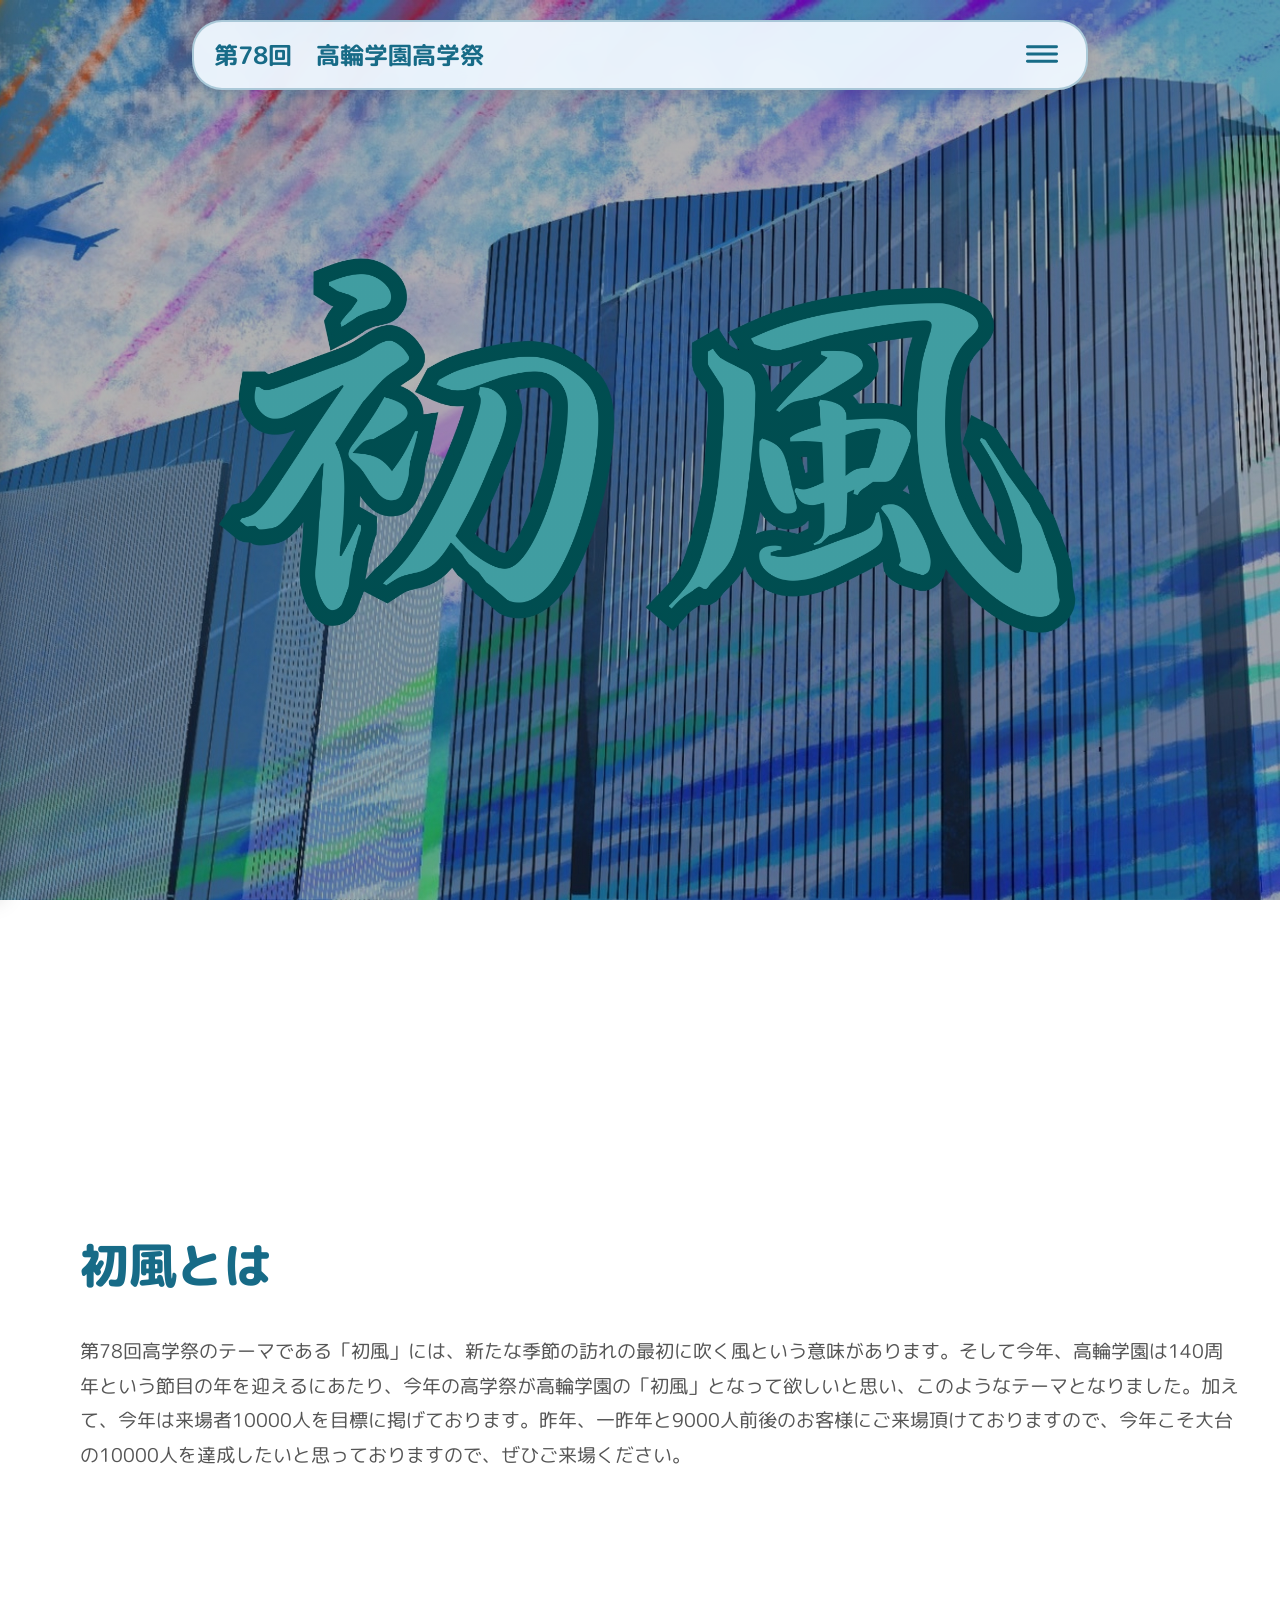
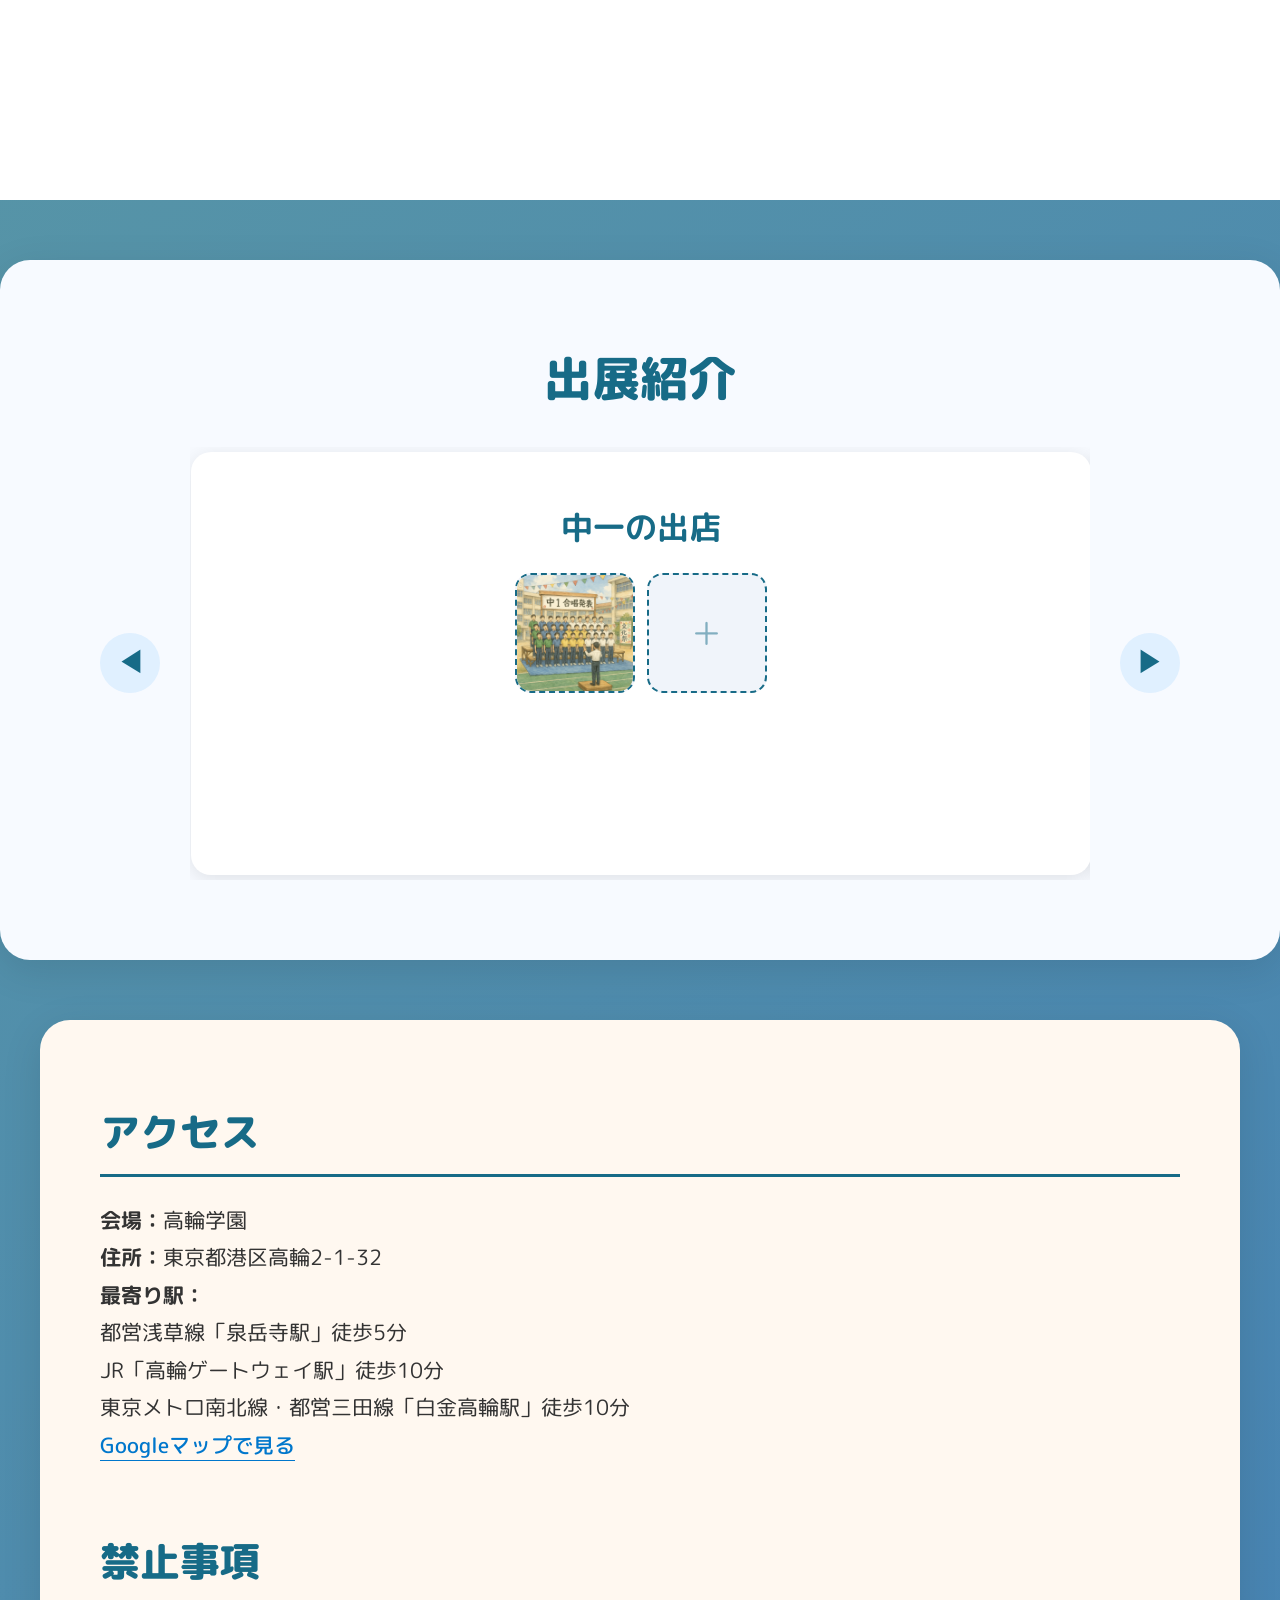
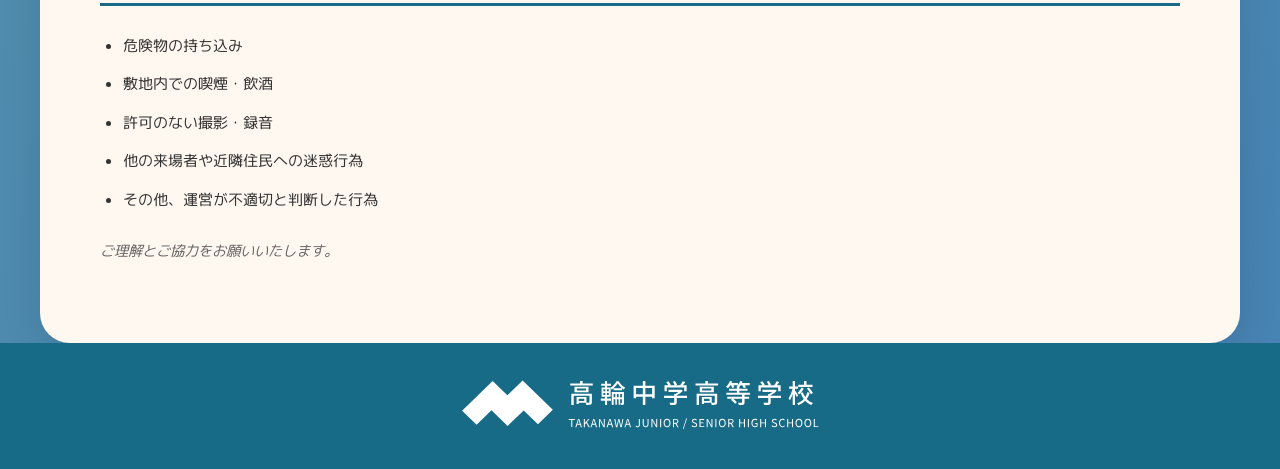
<file: index.html>
<!DOCTYPE html>
<html lang="ja">
<head>
    <meta http-equiv="Pragma" content="no-cache" />
    <meta http-equiv="cache-control" content="no-cache" />
    <meta http-equiv="expires" content="0" />
    <meta charset="UTF-8">
    <title>第78回　高輪学園高学祭　特設サイト</title>
    <meta name="viewport" content="width=device-width,initial-scale=1">
    <link rel="icon" href="favicon.ico">
    <style>
        @import url('https://fonts.googleapis.com/css2?family=M+PLUS+Rounded+1c:wght@100;300;400;500;700;800;900&display=swap');
        
        /* リセット */
        * {
            margin: 0;
            padding: 0;
            box-sizing: border-box;
        }

        /* ベーススタイル（モバイルファースト） */
        body {
            font-family: 'M PLUS Rounded 1c', sans-serif;
            background: linear-gradient(135deg, #5f9ea0 0%, #4682b4 100%);
            color: #333;
            line-height: 1.6;
        }

        /* ヘッダー - モバイル最適化 */
        #header {
            position: fixed;
            top: 10px;
            left: 5%;
            right: 5%;
            height: 60px;
            background: rgba(240, 248, 255, 0.95);
            backdrop-filter: blur(10px);
            border-radius: 30px;
            display: flex;
            align-items: center;
            justify-content: space-between;
            padding: 0 20px;
            z-index: 1000;
            border: 2px solid rgba(23, 107, 135, 0.3);
            box-shadow: 0 4px 20px rgba(0,0,0,0.1);
        }

        #header-text {
            font-size: 1rem;
            font-weight: 700;
            color: #176b87;
        }

        /* ハンバーガーボタン */
        #hamburger-btn {
            background: none;
            border: none;
            cursor: pointer;
            padding: 8px;
            border-radius: 8px;
            transition: background 0.3s;
        }

        #hamburger-btn:hover {
            background: rgba(23, 107, 135, 0.1);
        }

        /* メインイメージ */
        #Main {
            height: 70vh;
            background: linear-gradient(rgba(0,0,0,0.3), rgba(0,0,0,0.3)), 
                        url('DNP 秀英初号明朝 Std_page-0001.jpg');
            background-size: cover;
            background-position: center;
            background-attachment: fixed;
            display: flex;
            align-items: center;
            justify-content: center;
        }

        /* セカンドセクション */
        #Second {
            padding: 30px 20px;
            background: white;
            position: relative;
        }

        #title-2 {
            font-size: 2rem;
            font-weight: 800;
            color: #176b87;
            text-align: center;
            margin-bottom: 20px;
        }

        #bun-2 {
            font-size: 1rem;
            line-height: 1.8;
            color: #555;
            margin: 0 auto;
            max-width: 100%;
        }

        /* 出店紹介セクション */
        .booth-slider-section {
            padding: 40px 20px;
            background: #f7faff;
            margin: 0;
        }

        .booth-slider-title {
            font-size: 2rem;
            font-weight: 800;
            text-align: center;
            color: #176b87;
            margin-bottom: 30px;
        }

        .booth-slider {
            display: flex;
            align-items: center;
            justify-content: center;
            gap: 15px;
            overflow: hidden;
        }

        .booth-slider-btn {
            background: #e0f0ff;
            border: none;
            border-radius: 50%;
            width: 40px;
            height: 40px;
            font-size: 1.2rem;
            color: #176b87;
            cursor: pointer;
            transition: all 0.3s;
            flex-shrink: 0;
        }

        .booth-slider-btn:hover {
            background: #b3e0ff;
            transform: scale(1.1);
        }

        .booth-slide {
            width: calc(100vw - 130px);
            min-height: 250px;
            overflow: hidden;
            position: relative;
            display: flex;
        }

        .booth-slide-item {
            min-width: 100%;
            transition: transform 0.4s ease;
            padding: 30px 20px;
            background: white;
            border-radius: 20px;
            text-align: center;
            margin: 5px 0.5px;
            box-shadow: 0 4px 20px rgba(0,0,0,0.1);
        }

        .booth-slide-item h3 {
            font-size: 1.3rem;
            margin-bottom: 20px;
            color: #176b87;
            font-weight: 700;
        }

        .booth-slide-prep {
            font-size: 1.1rem;
            color: #e07a00;
            font-weight: bold;
            margin-top: 20px;
        }

        /* 情報セクション */
        .info-section {
            padding: 40px 20px;
            background: #fff8f0;
            margin: 0;
        }

        .info-title {
            font-size: 1.8rem;
            font-weight: 800;
            border-bottom: 3px solid #176b87;
            padding-bottom: 10px;
            margin-bottom: 25px;
            color: #176b87;
        }

        .info-text {
            font-size: 1rem;
            line-height: 1.8;
            margin-bottom: 25px;
        }

        .info-map-link {
            color: #0077cc;
            text-decoration: none;
            font-weight: 500;
            border-bottom: 1px solid #0077cc;
            transition: color 0.3s;
        }

        .info-map-link:hover {
            color: #005599;
        }

        .info-space {
            height: 40px;
        }

        .info-list {
            font-size: 0.95rem;
            margin-left: 1.5em;
            line-height: 2;
        }

        .info-list li {
            margin-bottom: 8px;
        }

        .info-note {
            font-size: 0.9rem;
            color: #666;
            margin-top: 25px;
            font-style: italic;
        }

        /* ハンバーガーメニュー */
        .hamburger-menu {
            position: fixed;
            top: 0;
            left: 0;
            width: 100vw;
            height: 100vh;
            z-index: 2000;
            pointer-events: none;
        }

        .hamburger-menu-bg {
            position: absolute;
            top: 0;
            left: 0;
            width: 100%;
            height: 100%;
            background: rgba(0,0,0,0.5);
            opacity: 0;
            transition: opacity 0.3s;
        }

        .hamburger-menu.open {
            pointer-events: auto;
        }

        .hamburger-menu.open .hamburger-menu-bg {
            opacity: 1;
        }

        .hamburger-menu-panel {
            position: absolute;
            top: 0;
            left: -280px;
            width: 280px;
            height: 100vh;
            background: white;
            box-shadow: 4px 0 20px rgba(0,0,0,0.15);
            padding: 30px 20px;
            transition: left 0.3s ease;
            display: flex;
            flex-direction: column;
            gap: 30px;
        }

        .hamburger-menu.open .hamburger-menu-panel {
            left: 0;
        }

        .hamburger-menu-close {
            background: none;
            border: none;
            font-size: 2rem;
            color: #176b87;
            position: absolute;
            top: 15px;
            right: 15px;
            cursor: pointer;
        }

        .hamburger-menu-list {
            list-style: none;
            display: flex;
            flex-direction: column;
            gap: 25px;
        }

        .hamburger-menu-list li a {
            font-size: 1.2rem;
            color: #176b87;
            text-decoration: none;
            font-weight: 600;
            transition: color 0.3s;
        }

        .hamburger-menu-list li a:hover {
            color: #0a3c4c;
        }

        /* フッター */
        #Footer {
            background: #176b87;
            padding: 30px 20px;
            text-align: center;
        }

        .footer-link-img {
            max-height: 60px;
            filter: brightness(0) invert(1);
        }

        /* スライドショーモーダル */
        .slide-modal {
            position: fixed;
            top: 0;
            left: 0;
            width: 100vw;
            height: 100vh;
            z-index: 3000;
            display: none;
            align-items: center;
            justify-content: center;
        }

        .slide-modal-bg {
            position: absolute;
            top: 0;
            left: 0;
            width: 100%;
            height: 100%;
            background: rgba(0, 0, 0, 0.7);
        }

        .slide-modal-content {
            position: relative;
            background: #fff;
            border-radius: 18px;
            width: 96vw;
            max-width: 600px;
            max-height: 90vh;
            margin: auto;
            padding: 24px 16px 16px 16px;
            box-shadow: 0 8px 32px rgba(0,0,0,0.18);
            overflow-y: auto;
            display: flex;
            flex-direction: column;
            align-items: center;
        }

        .slide-modal-close {
            position: absolute;
            top: 15px;
            right: 15px;
            background: none;
            border: none;
            font-size: 2rem;
            color: #176b87;
            cursor: pointer;
        }

        /* スライドショーモーダル（スマホ優先） */
        .slide-modal {
            display: none;
            position: fixed;
            z-index: 3000;
            left: 0;
            top: 0;
            width: 100vw;
            height: 100vh;
            background: rgba(0,0,0,0.5);
            justify-content: center;
            align-items: center;
        }
        .slide-modal.open {
            display: flex;
        }
        .slide-modal-bg {
            position: absolute;
            width: 100vw;
            height: 100vh;
            left: 0;
            top: 0;
            background: transparent;
        }
        .slide-modal-content {
            position: relative;
            background: #fff;
            border-radius: 18px;
            width: 96vw;
            max-width: 600px;
            max-height: 90vh;
            margin: auto;
            padding: 24px 16px 16px 16px;
            box-shadow: 0 8px 32px rgba(0,0,0,0.18);
            overflow-y: auto;
            display: flex;
            flex-direction: column;
            align-items: center;
        }
        @media (min-width: 768px) {
            .slide-modal-content {
                max-width: 500px;
                width: 80vw;
            }
        }

        /* デスクトップ対応 */
        @media (min-width: 768px) {
            #header {
                height: 70px;
                left: 10%;
                right: 10%;
                top: 20px;
            }

            #header-text {
                font-size: 1.5rem;
            }

            #Main {
                height: 100vh;
            }

            #Second {
                display: flex;
                align-items: center;
                padding: 60px 40px;
                min-height: 100vh;
            }

            #White-Board1 {
                flex: 1;
                margin-right: 40px;
                border-radius: 30px;
                overflow: hidden;
                box-shadow: 0 10px 40px rgba(0,0,0,0.2);
            }

            #gate {
                width: 100%;
                height: 100%;
                object-fit: cover;
            }

            #2dane {
                flex: 1;
            }

            #title-2 {
                font-size: 3rem;
                text-align: left;
            }

            #bun-2 {
                font-size: 1.2rem;
                margin-top: 30px;
            }

            .booth-slider-section {
                padding: 80px 60px;
                max-width: 1400px;
                margin: 60px auto;
                border-radius: 30px;
                box-shadow: 0 10px 40px rgba(0,0,0,0.1);
            }

            .booth-slider-title {
                font-size: 3rem;
            }

            .booth-slider {
                gap: 30px;
            }

            .booth-slider-btn {
                width: 60px;
                height: 60px;
                font-size: 1.8rem;
            }

            .booth-slide {
                width: 900px;
                min-height: 400px;
            }

            .booth-slide-item {
                padding: 50px 30px;
            }

            .booth-slide-item h3 {
                font-size: 2rem;
            }

            .info-section {
                padding: 80px 60px;
                max-width: 1200px;
                margin: 60px auto 0;
                border-radius: 30px;
                box-shadow: 0 10px 40px rgba(0,0,0,0.1);
            }

            .info-title {
                font-size: 2.5rem;
            }

            .info-text {
                font-size: 1.3rem;
            }

            .hamburger-menu-panel {
                width: 320px;
                left: -320px;
                padding: 40px 30px;
            }

            .hamburger-menu-list li a {
                font-size: 1.4rem;
            }
        }

        /* 大画面対応 */
        @media (min-width: 1200px) {
            #header {
                left: 15%;
                right: 15%;
            }

            .booth-slider-section,
            .info-section {
                margin-left: auto;
                margin-right: auto;
            }
        }

        /* エラーハンドリング用のスタイル */
        .error-message {
            background: #fee;
            color: #c33;
            padding: 15px;
            border-radius: 8px;
            margin: 20px;
            border-left: 4px solid #c33;
            display: none;
        }

        .loading {
            opacity: 0.7;
            pointer-events: none;
        }

        /* アクセシビリティ */
        @media (prefers-reduced-motion: reduce) {
            * {
                animation-duration: 0.01ms !important;
                animation-iteration-count: 1 !important;
                transition-duration: 0.01ms !important;
            }
        }

        .booth-photo-list {
            display: flex;
            flex-wrap: wrap;
            gap: 12px;
            justify-content: center;
            margin-top: 18px;
        }
        .booth-photo-frame {
            width: 90px;
            height: 90px;
            background: #f0f4fa;
            border: 2px dashed #176b87;
            border-radius: 16px;
            display: flex;
            align-items: center;
            justify-content: center;
            position: relative;
            overflow: hidden;
        /* 写真拡大用アニメーション */
        transition: box-shadow 0.3s;
    }
    .booth-photo-frame img {
        transition: transform 0.3s cubic-bezier(.4,2,.3,1);
    }
    .booth-photo-frame:hover img {
        transform: scale(1.5);
        z-index: 2;
        box-shadow: 0 8px 32px rgba(23,107,135,0.18);
    }
        
        .booth-photo-placeholder {
            font-size: 2.2rem;
            color: #176b87;
            opacity: 0.5;
        }
        @media (min-width: 768px) {
            .booth-photo-frame {
                width: 120px;
                height: 120px;
            }
        }
    </style>
</head>
<body>
    <!-- エラーハンドリング表示エリア -->
    <div id="error-container" class="error-message" role="alert" aria-live="polite"></div>

    <!-- ハンバーガーメニュー -->
    <nav id="hamburger-menu" class="hamburger-menu" role="navigation" aria-label="メインメニュー">
        <div class="hamburger-menu-bg" id="hamburger-bg"></div>
        <div class="hamburger-menu-panel">
            <button class="hamburger-menu-close" id="hamburger-close" aria-label="メニューを閉じる">×</button>
            <ul class="hamburger-menu-list">
                <li><a href="#header" id="menu-home">ホーム</a></li>
                <li><a href="#booth-slide" id="menu-booth">出店紹介</a></li>
                <li><a href="#access" id="menu-access">アクセス</a></li>
                <li><a href="#Footer" id="menu-footer">フッター</a></li>
            </ul>
        </div>
    </nav>

    <!-- ヘッダー -->
    <header id="header">
        <h1 id="header-text">第78回　高輪学園高学祭</h1>
        <button id="hamburger-btn" aria-label="メニューを開く" aria-expanded="false">
            <svg width="32" height="32" viewBox="0 0 44 44" fill="none" xmlns="http://www.w3.org/2000/svg">
                <rect y="10" width="44" height="4" rx="2" fill="#176b87"/>
                <rect y="20" width="44" height="4" rx="2" fill="#176b87"/>
                <rect y="30" width="44" height="4" rx="2" fill="#176b87"/>
            </svg>
        </button>
    </header>

    <!-- メインビジュアル -->
    <main id="Main" role="main">
        <!-- メイン画像のコンテンツ -->
    </main>

    <!-- セカンドセクション -->
    <section id="Second">
        <div id="White-Board1" style="display: none;">
            <img id="gate" src="IMG_6479.png" alt="高輪学園の門" loading="lazy">
        </div>
        <div id="2dane">
            <h2 id="title-2">初風とは</h2>
            <p id="bun-2">
                第78回高学祭のテーマである「初風」には、新たな季節の訪れの最初に吹く風という意味があります。そして今年、高輪学園は140周年という節目の年を迎えるにあたり、今年の高学祭が高輪学園の「初風」となって欲しいと思い、このようなテーマとなりました。加えて、今年は来場者10000人を目標に掲げております。昨年、一昨年と9000人前後のお客様にご来場頂けておりますので、今年こそ大台の10000人を達成したいと思っておりますので、ぜひご来場ください。
            </p>
        </div>
    </section>

    <!-- 出店紹介スライドショー -->
    <section class="booth-slider-section">
        <h2 class="booth-slider-title">出展紹介</h2>
        <div class="booth-slider">
            <button class="booth-slider-btn" id="booth-prev" aria-label="前のスライド">&#9664;</button>
            <div class="booth-slide" id="booth-slide">
                <div class="booth-slide-item" id="0">
                    <h3>中一の出店</h3>
                    <div class="booth-photo-list">
                        <div class="booth-photo-frame" style="position:relative;cursor:pointer;" onclick="showSlideModal('<img src=\'A refined and high-quality illustration for a junior high school boys_ choir performance during a sc - 柳澤佑乃輔.jpeg\' alt=\'中一合唱イラスト\' style=\'width:100%;height:auto;max-width:100%;border-radius:18px;display:block;margin:auto;\'><div style=\'text-align:center;margin-top:12px;font-size:1.1rem;color:#176b87;font-weight:700;\'>中一合唱発表</div>')">
                            <img src="A refined and high-quality illustration for a junior high school boys_ choir performance during a sc - 柳澤佑乃輔.jpeg" alt="中一合唱イラスト" style="width:100%;height:100%;object-fit:cover;border-radius:12px;" loading="lazy">
                        </div>
                        <div class="booth-photo-frame"><span class="booth-photo-placeholder">＋</span></div>
                    </div>
                </div>
                <div class="booth-slide-item" id="1">
                    <h3>中二の出店</h3>
                    <div class="booth-photo-list">
                        <div class="booth-photo-frame" style="position:relative;cursor:pointer;" onclick="showSlideModal('<img src=\'20250723091536_00001 - 髙橋長久.jpg\' alt=\'A組\' style=\'width:100%;height:auto;max-width:100%;border-radius:18px;display:block;margin:auto;\'><div style=\'text-align:center;margin-top:12px;font-size:1.1rem;color:#176b87;font-weight:700;\'>A組</div>')">
                            <img src="20250723091536_00001 - 髙橋長久.jpg" alt="A組" style="width:100%;height:100%;object-fit:cover;border-radius:12px;" loading="lazy">
                            <span style="position:absolute;left:0;bottom:-22px;width:100%;text-align:center;font-size:0.95rem;color:#176b87;font-weight:600;">A組</span>
                        </div>
                        <div class="booth-photo-frame" style="position:relative;cursor:pointer;" onclick="showSlideModal('<embed src=\'高学祭アイコン - 石井 洋志.pdf\' type=\'application/pdf\' width=\'100%\' height=\'400px\'><div style=\'text-align:center;margin-top:12px;font-size:1.1rem;color:#176b87;font-weight:700;\'>B組</div>')">
                            <img src="Screenshot 2025-09-27 at 3.06.36.png" alt="B組 PDF" style="width:60%;height:60%;object-fit:contain;border-radius:12px;display:block;margin:auto;" loading="lazy">
                            <span style="position:absolute;left:0;bottom:-22px;width:100%;text-align:center;font-size:0.95rem;color:#176b87;font-weight:600;">B組</span>
                        </div>
                        <div class="booth-photo-frame" style="position:relative;cursor:pointer;" onclick="showSlideModal('<img src=\'2-Cアフリカ出展 - 大野哲司.jpg\' alt=\'C組\' style=\'width:100%;height:auto;max-width:100%;border-radius:18px;display:block;margin:auto;\'><div style=\'text-align:center;margin-top:12px;font-size:1.1rem;color:#176b87;font-weight:700;\'>C組</div>')">
                            <img src="2-Cアフリカ出展 - 大野哲司.jpg" alt="C組" style="width:100%;height:100%;object-fit:cover;border-radius:12px;" loading="lazy">
                            <span style="position:absolute;left:0;bottom:-22px;width:100%;text-align:center;font-size:0.95rem;color:#176b87;font-weight:600;">C組</span>
                        </div>
                        <div class="booth-photo-frame" style="position:relative;cursor:pointer;" onclick="showSlideModal('<img src=\'中二D.png\' alt=\'D組\' style=\'width:100%;height:auto;max-width:100%;border-radius:18px;display:block;margin:auto;\'><div style=\'text-align:center;margin-top:12px;font-size:1.1rem;color:#176b87;font-weight:700;\'>D組</div>')">
                            <img src="中二D.png" alt="D組" style="width:100%;height:100%;object-fit:cover;border-radius:12px;" loading="lazy">
                            <span style="position:absolute;left:0;bottom:-22px;width:100%;text-align:center;font-size:0.95rem;color:#176b87;font-weight:600;">D組</span>
                        </div>
                        <div class="booth-photo-frame" style="position:relative;cursor:pointer;" onclick="showSlideModal('<img src=\'中二E高学祭パンフレット画像 - 上西銀河.jpg\' alt=\'E組\' style=\'width:100%;height:auto;max-width:100%;border-radius:18px;display:block;margin:auto;\'><div style=\'text-align:center;margin-top:12px;font-size:1.1rem;color:#176b87;font-weight:700;\'>E組</div>')">
                            <img src="中二E高学祭パンフレット画像 - 上西銀河.jpg" alt="E組" style="width:100%;height:100%;object-fit:cover;border-radius:12px;" loading="lazy">
                            <span style="position:absolute;left:0;bottom:-22px;width:100%;text-align:center;font-size:0.95rem;color:#176b87;font-weight:600;">E組</span>
                        </div>
                        <div class="booth-photo-frame" style="position:relative;cursor:pointer;" onclick="showSlideModal('<embed src=\'文化祭の絵 - 青山知喜.pdf\' type=\'application/pdf\' width=\'100%\' height=\'400px\'><div style=\'text-align:center;margin-top:12px;font-size:1.1rem;color:#176b87;font-weight:700;\'>F組</div>')">
                            <img src="Screenshot 2025-09-27 at 3.08.29.png" alt="F組 PDF" style="width:60%;height:60%;object-fit:contain;border-radius:12px;display:block;margin:auto;" loading="lazy">
                            <span style="position:absolute;left:0;bottom:-22px;width:100%;text-align:center;font-size:0.95rem;color:#176b87;font-weight:600;">F組</span>
                        </div>
                        <div class="booth-photo-frame" style="position:relative;cursor:pointer;" onclick="showSlideModal('<img src=\'アイコン（廊下装飾） - 吉岡裕幸.jpg\' alt=\'合同\' style=\'width:100%;height:auto;max-width:100%;border-radius:18px;display:block;margin:auto;\'><div style=\'text-align:center;margin-top:12px;font-size:1.1rem;color:#176b87;font-weight:700;\'>合同</div>')">
                            <img src="アイコン（廊下装飾） - 吉岡裕幸.jpg" alt="合同" style="width:100%;height:100%;object-fit:cover;border-radius:12px;" loading="lazy">
                            <span style="position:absolute;left:0;bottom:-22px;width:100%;text-align:center;font-size:0.95rem;color:#176b87;font-weight:600;">合同</span>
                        </div>
                    </div>
                </div>
                <div class="booth-slide-item" id="2">
                    <h3>中三の出店</h3>
                    <div class="booth-photo-list">
                        <div class="booth-photo-frame" style="position:relative;cursor:pointer;" onclick="showSlideModal('<img src=\'０９８０ - 白ヌリ.png\' alt=\'中三合同\' style=\'width:100%;height:auto;max-width:100%;border-radius:18px;display:block;margin:auto;\'><div style=\'text-align:center;margin-top:12px;font-size:1.1rem;color:#176b87;font-weight:700;\'>中三合同</div>')">
                            <img src="０９８０ - 白ヌリ.png" alt="中三合同" style="width:100%;height:100%;object-fit:cover;border-radius:12px;" loading="lazy">
                            <span style="position:absolute;left:0;bottom:-22px;width:100%;text-align:center;font-size:0.95rem;color:#176b87;font-weight:600;">中三合同</span>
                        </div>
                        <div class="booth-photo-frame" style="position:relative;cursor:pointer;" onclick="showSlideModal('<img src=\'エイサーパンフレット画像 - 福田健太郎.jpg\' alt=\'中三合同\' style=\'width:100%;height:auto;max-width:100%;border-radius:18px;display:block;margin:auto;\'><div style=\'text-align:center;margin-top:12px;font-size:1.1rem;color:#176b87;font-weight:700;\'>中三合同</div>')">
                            <img src="エイサーパンフレット画像 - 福田健太郎.jpg" alt="中三合同" style="width:100%;height:100%;object-fit:cover;border-radius:12px;" loading="lazy">
                            <span style="position:absolute;left:0;bottom:-22px;width:100%;text-align:center;font-size:0.95rem;color:#176b87;font-weight:600;">中三合同</span>
                        </div>
                        <div class="booth-photo-frame" style="position:relative;cursor:pointer;" onclick="showSlideModal('<img src=\'さかえバーガー - 吉倉聡.png\' alt=\'中三合同\' style=\'width:100%;height:auto;max-width:100%;border-radius:18px;display:block;margin:auto;\'><div style=\'text-align:center;margin-top:12px;font-size:1.1rem;color:#176b87;font-weight:700;\'>中三合同</div>')">
                            <img src="さかえバーガー - 吉倉聡.png" alt="中三合同" style="width:100%;height:100%;object-fit:cover;border-radius:12px;" loading="lazy">
                            <span style="position:absolute;left:0;bottom:-22px;width:100%;text-align:center;font-size:0.95rem;color:#176b87;font-weight:600;">中三合同</span>
                        </div>
                        <div class="booth-photo-frame" style="position:relative;cursor:pointer;" onclick="showSlideModal('<img src=\'シーサーゴーランド - 塩見大介.png\' alt=\'中三合同\' style=\'width:100%;height:auto;max-width:100%;border-radius:18px;display:block;margin:auto;\'><div style=\'text-align:center;margin-top:12px;font-size:1.1rem;color:#176b87;font-weight:700;\'>中三合同</div>')">
                            <img src="シーサーゴーランド - 塩見大介.png" alt="中三合同" style="width:100%;height:100%;object-fit:cover;border-radius:12px;" loading="lazy">
                            <span style="position:absolute;left:0;bottom:-22px;width:100%;text-align:center;font-size:0.95rem;color:#176b87;font-weight:600;">中三合同</span>
                        </div>
                        <div class="booth-photo-frame" style="position:relative;cursor:pointer;" onclick="showSlideModal('<img src=\'スクリーンショット 2025-06-21 135818 - 宮路悠都(1).png\' alt=\'中三合同\' style=\'width:100%;height:auto;max-width:100%;border-radius:18px;display:block;margin:auto;\'><div style=\'text-align:center;margin-top:12px;font-size:1.1rem;color:#176b87;font-weight:700;\'>中三合同</div>')">
                            <img src="スクリーンショット 2025-06-21 135818 - 宮路悠都(1).png" alt="中三合同" style="width:100%;height:100%;object-fit:cover;border-radius:12px;" loading="lazy">
                            <span style="position:absolute;left:0;bottom:-22px;width:100%;text-align:center;font-size:0.95rem;color:#176b87;font-weight:600;">中三合同</span>
                        </div>
                        <div class="booth-photo-frame" style="position:relative;cursor:pointer;" onclick="showSlideModal('<img src=\'Screenshot 2025-09-27 at 3.14.03.png\' alt=\'中三合同\' style=\'width:100%;height:auto;max-width:100%;border-radius:18px;display:block;margin:auto;\'><div style=\'text-align:center;margin-top:12px;font-size:1.1rem;color:#176b87;font-weight:700;\'>中三合同</div>')">
                            <img src="Screenshot 2025-09-27 at 3.14.03.png" alt="中三合同" style="width:100%;height:100%;object-fit:cover;border-radius:12px;" loading="lazy">
                            <span style="position:absolute;left:0;bottom:-22px;width:100%;text-align:center;font-size:0.95rem;color:#176b87;font-weight:600;">中三合同</span>
                        </div>
                        <div class="booth-photo-frame" style="position:relative;cursor:pointer;" onclick="showSlideModal('<img src=\'Screenshot 2025-09-27 at 3.14.27.png\' alt=\'中三合同\' style=\'width:100%;height:auto;max-width:100%;border-radius:18px;display:block;margin:auto;\'><div style=\'text-align:center;margin-top:12px;font-size:1.1rem;color:#176b87;font-weight:700;\'>中三合同</div>')">
                            <img src="Screenshot 2025-09-27 at 3.14.27.png" alt="中三合同" style="width:100%;height:100%;object-fit:cover;border-radius:12px;" loading="lazy">
                            <span style="position:absolute;left:0;bottom:-22px;width:100%;text-align:center;font-size:0.95rem;color:#176b87;font-weight:600;">中三合同</span>
                        </div>
                    </div>
                </div>
                <div class="booth-slide-item" id="3">
                    <h3>高一の出店</h3>
                    <div class="booth-photo-list">
                        <div class="booth-photo-frame" style="position:relative;cursor:pointer;" onclick="showSlideModal('<img src=\'Screenshot 2025-09-27 at 3.17.38.png\' alt=\'高一合同\' style=\'width:100%;height:auto;max-width:100%;border-radius:18px;display:block;margin:auto;\'><div style=\'text-align:center;margin-top:12px;font-size:1.1rem;color:#176b87;font-weight:700;\'>高一合同</div>')">
                            <img src="Screenshot 2025-09-27 at 3.17.38.png" alt="高一合同" style="width:100%;height:100%;object-fit:cover;border-radius:12px;" loading="lazy">
                            <span style="position:absolute;left:0;bottom:-22px;width:100%;text-align:center;font-size:0.95rem;color:#176b87;font-weight:600;">高一合同</span>
                        </div>
                        <div class="booth-photo-frame" style="position:relative;cursor:pointer;" onclick="showSlideModal('<img src=\'ジェットコースター画像 - 菊川崇一.png\' alt=\'高一合同\' style=\'width:100%;height:auto;max-width:100%;border-radius:18px;display:block;margin:auto;\'><div style=\'text-align:center;margin-top:12px;font-size:1.1rem;color:#176b87;font-weight:700;\'>高一合同</div>')">
                            <img src="ジェットコースター画像 - 菊川崇一.png" alt="高一合同" style="width:100%;height:100%;object-fit:cover;border-radius:12px;" loading="lazy">
                            <span style="position:absolute;left:0;bottom:-22px;width:100%;text-align:center;font-size:0.95rem;color:#176b87;font-weight:600;">高一合同</span>
                        </div>
                        <div class="booth-photo-frame" style="position:relative;cursor:pointer;" onclick="showSlideModal('<img src=\'WIN_20250621_13_04_05_Scan - The Freelancer.jpg\' alt=\'高一合同\' style=\'width:100%;height:auto;max-width:100%;border-radius:18px;display:block;margin:auto;\'><div style=\'text-align:center;margin-top:12px;font-size:1.1rem;color:#176b87;font-weight:700;\'>高一合同</div>')">
                            <img src="WIN_20250621_13_04_05_Scan - The Freelancer.jpg" alt="高一合同" style="width:100%;height:100%;object-fit:cover;border-radius:12px;" loading="lazy">
                            <span style="position:absolute;left:0;bottom:-22px;width:100%;text-align:center;font-size:0.95rem;color:#176b87;font-weight:600;">高一合同</span>
                        </div>
                        <div class="booth-photo-frame" style="position:relative;cursor:pointer;" onclick="showSlideModal('<img src=\'IMG_4988 - 矢澤祥真.jpeg\' alt=\'高一合同\' style=\'width:100%;height:auto;max-width:100%;border-radius:18px;display:block;margin:auto;\'><div style=\'text-align:center;margin-top:12px;font-size:1.1rem;color:#176b87;font-weight:700;\'>高一合同</div>')">
                            <img src="IMG_4988 - 矢澤祥真.jpeg" alt="高一合同" style="width:100%;height:100%;object-fit:cover;border-radius:12px;" loading="lazy">
                            <span style="position:absolute;left:0;bottom:-22px;width:100%;text-align:center;font-size:0.95rem;color:#176b87;font-weight:600;">高一合同</span>
                        </div>
                        <div class="booth-photo-frame" style="position:relative;cursor:pointer;" onclick="showSlideModal('<img src=\'te-o-futte-iru-hottodoggu-no-irasuto - 森本彩乃.jpg\' alt=\'高一合同\' style=\'width:100%;height:auto;max-width:100%;border-radius:18px;display:block;margin:auto;\'><div style=\'text-align:center;margin-top:12px;font-size:1.1rem;color:#176b87;font-weight:700;\'>高一合同</div>')">
                            <img src="te-o-futte-iru-hottodoggu-no-irasuto - 森本彩乃.jpg" alt="高一合同" style="width:100%;height:100%;object-fit:cover;border-radius:12px;" loading="lazy">
                            <span style="position:absolute;left:0;bottom:-22px;width:100%;text-align:center;font-size:0.95rem;color:#176b87;font-weight:600;">高一合同</span>
                        </div>
                    </div>
                </div>
                <div class="booth-slide-item" id="4">
                    <h3>高二の出店</h3>
                    <div class="booth-photo-list">
                        <div class="booth-photo-frame" style="position:relative;cursor:pointer;" onclick="showSlideModal('<img src=\'IMG_6160 - 谷口航基.jpeg\' alt=\'高二合同\' style=\'width:100%;height:auto;max-width:100%;border-radius:18px;display:block;margin:auto;\'><div style=\'text-align:center;margin-top:12px;font-size:1.1rem;color:#176b87;font-weight:700;\'>高二合同</div>')">
                            <img src="IMG_6160 - 谷口航基.jpeg" alt="高二合同" style="width:100%;height:100%;object-fit:cover;border-radius:12px;" loading="lazy">
                            <span style="position:absolute;left:0;bottom:-22px;width:100%;text-align:center;font-size:0.95rem;color:#176b87;font-weight:600;">高二合同</span>
                        </div>
                        <div class="booth-photo-frame" style="position:relative;cursor:pointer;" onclick="showSlideModal('<img src=\'IMG_1903 - 小澤悠.jpeg\' alt=\'高二合同\' style=\'width:100%;height:auto;max-width:100%;border-radius:18px;display:block;margin:auto;\'><div style=\'text-align:center;margin-top:12px;font-size:1.1rem;color:#176b87;font-weight:700;\'>高二合同</div>')">
                            <img src="IMG_1903 - 小澤悠.jpeg" alt="高二合同" style="width:100%;height:100%;object-fit:cover;border-radius:12px;" loading="lazy">
                            <span style="position:absolute;left:0;bottom:-22px;width:100%;text-align:center;font-size:0.95rem;color:#176b87;font-weight:600;">高二合同</span>
                        </div>
                        <div class="booth-photo-frame" style="position:relative;cursor:pointer;" onclick="showSlideModal('<img src=\'IMG_1237 - 烏野太路.JPG\' alt=\'高二合同\' style=\'width:100%;height:auto;max-width:100%;border-radius:18px;display:block;margin:auto;\'><div style=\'text-align:center;margin-top:12px;font-size:1.1rem;color:#176b87;font-weight:700;\'>高二合同</div>')">
                            <img src="IMG_1237 - 烏野太路.JPG" alt="高二合同" style="width:100%;height:100%;object-fit:cover;border-radius:12px;" loading="lazy">
                            <span style="position:absolute;left:0;bottom:-22px;width:100%;text-align:center;font-size:0.95rem;color:#176b87;font-weight:600;">高二合同</span>
                        </div>
                        <div class="booth-photo-frame" style="position:relative;cursor:pointer;" onclick="showSlideModal('<img src=\'Screenshot 2025-09-27 at 3.27.44.png\' alt=\'高二合同\' style=\'width:100%;height:auto;max-width:100%;border-radius:18px;display:block;margin:auto;\'><div style=\'text-align:center;margin-top:12px;font-size:1.1rem;color:#176b87;font-weight:700;\'>高二合同</div>')">
                            <img src="Screenshot 2025-09-27 at 3.27.44.png" alt="高二合同" style="width:100%;height:100%;object-fit:cover;border-radius:12px;" loading="lazy">
                            <span style="position:absolute;left:0;bottom:-22px;width:100%;text-align:center;font-size:0.95rem;color:#176b87;font-weight:600;">高二合同</span>
                        </div>
                        <div class="booth-photo-frame" style="position:relative;cursor:pointer;" onclick="showSlideModal('<img src=\'S__31866883 - 平川司.jpg\' alt=\'高二合同\' style=\'width:100%;height:auto;max-width:100%;border-radius:18px;display:block;margin:auto;\'><div style=\'text-align:center;margin-top:12px;font-size:1.1rem;color:#176b87;font-weight:700;\'>高二合同</div>')">
                            <img src="S__31866883 - 平川司.jpg" alt="高二合同" style="width:100%;height:100%;object-fit:cover;border-radius:12px;" loading="lazy">
                            <span style="position:absolute;left:0;bottom:-22px;width:100%;text-align:center;font-size:0.95rem;color:#176b87;font-weight:600;">高二合同</span>
                        </div>
                        <div class="booth-photo-frame" style="position:relative;cursor:pointer;" onclick="showSlideModal('<img src=\'IMG_9322 - 大喜田悠真.jpeg\' alt=\'高二合同\' style=\'width:100%;height:auto;max-width:100%;border-radius:18px;display:block;margin:auto;\'><div style=\'text-align:center;margin-top:12px;font-size:1.1rem;color:#176b87;font-weight:700;\'>高二合同</div>')">
                            <img src="IMG_9322 - 大喜田悠真.jpeg" alt="高二合同" style="width:100%;height:100%;object-fit:cover;border-radius:12px;" loading="lazy">
                            <span style="position:absolute;left:0;bottom:-22px;width:100%;text-align:center;font-size:0.95rem;color:#176b87;font-weight:600;">高二合同</span>
                        </div>
                        <div class="booth-photo-frame" style="position:relative;cursor:pointer;" onclick="showSlideModal('<img src=\'PXL_20250911_081756150 - 齋藤蒼太.jpg\' alt=\'高二合同\' style=\'width:100%;height:auto;max-width:100%;border-radius:18px;display:block;margin:auto;\'><div style=\'text-align:center;margin-top:12px;font-size:1.1rem;color:#176b87;font-weight:700;\'>高二合同</div>')">
                            <img src="PXL_20250911_081756150 - 齋藤蒼太.jpg" alt="高二合同" style="width:100%;height:100%;object-fit:cover;border-radius:12px;" loading="lazy">
                            <span style="position:absolute;left:0;bottom:-22px;width:100%;text-align:center;font-size:0.95rem;color:#176b87;font-weight:600;">高二合同</span>
                        </div>
                    </div>
                </div>
                <div class="booth-slide-item" id="5">
                    <h3>運動部</h3>
                    <div class="booth-photo-list">
                        <div class="booth-photo-frame" style="position:relative;cursor:pointer;" onclick="showSlideModal('<img src=\'剣道 - 後藤光翔.webp\' alt=\'剣道部\' style=\'width:100%;height:auto;max-width:100%;border-radius:18px;display:block;margin:auto;\'><div style=\'text-align:center;margin-top:12px;font-size:1.1rem;color:#176b87;font-weight:700;\'>剣道部</div>')">
                            <img src="剣道 - 後藤光翔.webp" alt="剣道部" style="width:100%;height:100%;object-fit:cover;border-radius:12px;" loading="lazy">
                            <span style="position:absolute;left:0;bottom:-22px;width:100%;text-align:center;font-size:0.95rem;color:#176b87;font-weight:600;">剣道部</span>
                        </div>
                        <div class="booth-photo-frame" style="position:relative;cursor:pointer;" onclick="showSlideModal('<img src=\'OIP - 高橋理玖.webp\' alt=\'バド部\' style=\'width:100%;height:auto;max-width:100%;border-radius:18px;display:block;margin:auto;\'><div style=\'text-align:center;margin-top:12px;font-size:1.1rem;color:#176b87;font-weight:700;\'>バド部</div>')">
                            <img src="OIP - 高橋理玖.webp" alt="バド部" style="width:100%;height:100%;object-fit:cover;border-radius:12px;" loading="lazy">
                            <span style="position:absolute;left:0;bottom:-22px;width:100%;text-align:center;font-size:0.95rem;color:#176b87;font-weight:600;">バド部</span>
                        </div>
                        <div class="booth-photo-frame" style="position:relative;cursor:pointer;" onclick="showSlideModal('<img src=\'IMG_6937 - 浅山卓哉(1).jpeg\' alt=\'バレー部\' style=\'width:100%;height:auto;max-width:100%;border-radius:18px;display:block;margin:auto;\'><div style=\'text-align:center;margin-top:12px;font-size:1.1rem;color:#176b87;font-weight:700;\'>バレー部</div>')">
                            <img src="IMG_6937 - 浅山卓哉(1).jpeg" alt="バレー部" style="width:100%;height:100%;object-fit:cover;border-radius:12px;" loading="lazy">
                            <span style="position:absolute;left:0;bottom:-22px;width:100%;text-align:center;font-size:0.95rem;color:#176b87;font-weight:600;">バレー部</span>
                        </div>
                        <div class="booth-photo-frame" style="position:relative;cursor:pointer;" onclick="showSlideModal('<img src=\'IMG_2160 - kentaro fukuda.jpeg\' alt=\'ゴルフ部\' style=\'width:100%;height:auto;max-width:100%;border-radius:18px;display:block;margin:auto;\'><div style=\'text-align:center;margin-top:12px;font-size:1.1rem;color:#176b87;font-weight:700;\'>ゴルフ部</div>')">
                            <img src="IMG_2160 - kentaro fukuda.jpeg" alt="ゴルフ部" style="width:100%;height:100%;object-fit:cover;border-radius:12px;" loading="lazy">
                            <span style="position:absolute;left:0;bottom:-22px;width:100%;text-align:center;font-size:0.95rem;color:#176b87;font-weight:600;">ゴルフ部</span>
                        </div>
                        <div class="booth-photo-frame" style="position:relative;cursor:pointer;" onclick="showSlideModal('<img src=\'IMG_2018 - YOSUKE SATO.jpeg\' alt=\'柔道部\' style=\'width:100%;height:auto;max-width:100%;border-radius:18px;display:block;margin:auto;\'><div style=\'text-align:center;margin-top:12px;font-size:1.1rem;color:#176b87;font-weight:700;\'>柔道部</div>')">
                            <img src="IMG_2018 - YOSUKE SATO.jpeg" alt="柔道部" style="width:100%;height:100%;object-fit:cover;border-radius:12px;" loading="lazy">
                            <span style="position:absolute;left:0;bottom:-22px;width:100%;text-align:center;font-size:0.95rem;color:#176b87;font-weight:600;">柔道部</span>
                        </div>
                        <div class="booth-photo-frame" style="position:relative;cursor:pointer;" onclick="showSlideModal('<img src=\'20250617_161044 - 中村江里子.jpg\' alt=\'自転車同好会\' style=\'width:100%;height:auto;max-width:100%;border-radius:18px;display:block;margin:auto;\'><div style=\'text-align:center;margin-top:12px;font-size:1.1rem;color:#176b87;font-weight:700;\'>自転車同好会</div>')">
                            <img src="20250617_161044 - 中村江里子.jpg" alt="自転車同好会" style="width:100%;height:100%;object-fit:cover;border-radius:12px;" loading="lazy">
                            <span style="position:absolute;left:0;bottom:-22px;width:100%;text-align:center;font-size:0.95rem;color:#176b87;font-weight:600;">自転車同好会</span>
                        </div>
                        <div class="booth-photo-frame" style="position:relative;cursor:pointer;" onclick="showSlideModal('<img src=\'IMG_3116 - 小川悠輝.jpeg\' alt=\'バスケ部\' style=\'width:100%;height:auto;max-width:100%;border-radius:18px;display:block;margin:auto;\'><div style=\'text-align:center;margin-top:12px;font-size:1.1rem;color:#176b87;font-weight:700;\'>バスケ部</div>')">
                            <img src="IMG_3116 - 小川悠輝.jpeg" alt="バスケ部" style="width:100%;height:100%;object-fit:cover;border-radius:12px;" loading="lazy">
                            <span style="position:absolute;left:0;bottom:-22px;width:100%;text-align:center;font-size:0.95rem;color:#176b87;font-weight:600;">バスケ部</span>
                        </div>
                    </div>
                </div>
                <div class="booth-slide-item" id="6">
                    <h3>文化部①</h3>
                    <div class="booth-photo-list">
                        <div class="booth-photo-frame" style="position:relative;cursor:pointer;" onclick="showSlideModal('<img src=\'スクリーンショット 2025-09-10 230819 - 柏崎優太.png\' alt=\'吹奏楽部\' style=\'width:100%;height:auto;max-width:100%;border-radius:18px;display:block;margin:auto;\'><div style=\'text-align:center;margin-top:12px;font-size:1.1rem;color:#176b87;font-weight:700;\'>吹奏楽部</div>')">
                            <img src="スクリーンショット 2025-09-10 230819 - 柏崎優太.png" alt="吹奏楽部" style="width:100%;height:100%;object-fit:cover;border-radius:12px;" loading="lazy">
                            <span style="position:absolute;left:0;bottom:-22px;width:100%;text-align:center;font-size:0.95rem;color:#176b87;font-weight:600;">吹奏楽部</span>
                        </div>
                        <div class="booth-photo-frame" style="position:relative;cursor:pointer;" onclick="showSlideModal('<img src=\'IMG_2297 - 藤田響.jpeg\' alt=\'模型部\' style=\'width:100%;height:auto;max-width:100%;border-radius:18px;display:block;margin:auto;\'><div style=\'text-align:center;margin-top:12px;font-size:1.1rem;color:#176b87;font-weight:700;\'>模型部</div>')">
                            <img src="IMG_2297 - 藤田響.jpeg" alt="模型部" style="width:100%;height:100%;object-fit:cover;border-radius:12px;" loading="lazy">
                            <span style="position:absolute;left:0;bottom:-22px;width:100%;text-align:center;font-size:0.95rem;color:#176b87;font-weight:600;">模型部</span>
                        </div>
                        <div class="booth-photo-frame" style="position:relative;cursor:pointer;" onclick="showSlideModal('<img src=\'IMG_0704 - 移川知真.JPG\' alt=\'写真部\' style=\'width:100%;height:auto;max-width:100%;border-radius:18px;display:block;margin:auto;\'><div style=\'text-align:center;margin-top:12px;font-size:1.1rem;color:#176b87;font-weight:700;\'>写真部</div>')">
                            <img src="IMG_0704 - 移川知真.JPG" alt="写真部" style="width:100%;height:100%;object-fit:cover;border-radius:12px;" loading="lazy">
                            <span style="position:absolute;left:0;bottom:-22px;width:100%;text-align:center;font-size:0.95rem;color:#176b87;font-weight:600;">写真部</span>
                        </div>
                        <div class="booth-photo-frame" style="position:relative;cursor:pointer;" onclick="showSlideModal('<img src=\'IMG_0268 - Super Dynamite.jpeg\' alt=\'ダンス部\' style=\'width:100%;height:auto;max-width:100%;border-radius:18px;display:block;margin:auto;\'><div style=\'text-align:center;margin-top:12px;font-size:1.1rem;color:#176b87;font-weight:700;\'>ダンス部</div>')">
                            <img src="IMG_0268 - Super Dynamite.jpeg" alt="ダンス部" style="width:100%;height:100%;object-fit:cover;border-radius:12px;" loading="lazy">
                            <span style="position:absolute;left:0;bottom:-22px;width:100%;text-align:center;font-size:0.95rem;color:#176b87;font-weight:600;">ダンス部</span>
                        </div>
                        <div class="booth-photo-frame" style="position:relative;cursor:pointer;" onclick="showSlideModal('<img src=\'Screenshot 2025-09-27 at 3.47.29.png\' alt=\'書道部\' style=\'width:100%;height:auto;max-width:100%;border-radius:18px;display:block;margin:auto;\'><div style=\'text-align:center;margin-top:12px;font-size:1.1rem;color:#176b87;font-weight:700;\'>書道部</div>')">
                            <img src="Screenshot 2025-09-27 at 3.47.29.png" alt="書道部" style="width:100%;height:100%;object-fit:cover;border-radius:12px;" loading="lazy">
                            <span style="position:absolute;left:0;bottom:-22px;width:100%;text-align:center;font-size:0.95rem;color:#176b87;font-weight:600;">書道部</span>
                        </div>
                        <div class="booth-photo-frame" style="position:relative;cursor:pointer;" onclick="showSlideModal('<img src=\'Screenshot 2025-09-27 at 3.47.51.png\' alt=\'美術部\' style=\'width:100%;height:auto;max-width:100%;border-radius:18px;display:block;margin:auto;\'><div style=\'text-align:center;margin-top:12px;font-size:1.1rem;color:#176b87;font-weight:700;\'>美術部</div>')">
                            <img src="Screenshot 2025-09-27 at 3.47.51.png" alt="美術部" style="width:100%;height:100%;object-fit:cover;border-radius:12px;" loading="lazy">
                            <span style="position:absolute;left:0;bottom:-22px;width:100%;text-align:center;font-size:0.95rem;color:#176b87;font-weight:600;">美術部</span>
                        </div>
                        <div class="booth-photo-frame" style="position:relative;cursor:pointer;" onclick="showSlideModal('<img src=\'1 - ゲスト.jpg\' alt=\'理科研究部\' style=\'width:100%;height:auto;max-width:100%;border-radius:18px;display:block;margin:auto;\'><div style=\'text-align:center;margin-top:12px;font-size:1.1rem;color:#176b87;font-weight:700;\'>理科研究部</div>')">
                            <img src="1 - ゲスト.jpg" alt="理科研究部" style="width:100%;height:100%;object-fit:cover;border-radius:12px;" loading="lazy">
                            <span style="position:absolute;left:0;bottom:-22px;width:100%;text-align:center;font-size:0.95rem;color:#176b87;font-weight:600;">理科研究部</span>
                        </div>
                    </div>
                </div>
                <div class="booth-slide-item" id="7">
                    <h3>文化部②</h3>
                    <div class="booth-photo-list">
                        <div class="booth-photo-frame" style="position:relative;cursor:pointer;" onclick="showSlideModal('<img src=\'画像2 - kazu kawa.png\' alt=\'鉄道研究部\' style=\'width:100%;height:auto;max-width:100%;border-radius:18px;display:block;margin:auto;\'><div style=\'text-align:center;margin-top:12px;font-size:1.1rem;color:#176b87;font-weight:700;\'>鉄道研究部</div>')">
                            <img src="画像2 - kazu kawa.png" alt="鉄道研究部" style="width:100%;height:100%;object-fit:cover;border-radius:12px;" loading="lazy">
                            <span style="position:absolute;left:0;bottom:-22px;width:100%;text-align:center;font-size:0.95rem;color:#176b87;font-weight:600;">鉄道研究部</span>
                        </div>
                        <div class="booth-photo-frame" style="position:relative;cursor:pointer;" onclick="showSlideModal('<img src=\'スクリーンショット 2025-06-20 162514 - 橋本航希.png\' alt=\'天文部\' style=\'width:100%;height:auto;max-width:100%;border-radius:18px;display:block;margin:auto;\'><div style=\'text-align:center;margin-top:12px;font-size:1.1rem;color:#176b87;font-weight:700;\'>天文部</div>')">
                            <img src="スクリーンショット 2025-06-20 162514 - 橋本航希.png" alt="天文部" style="width:100%;height:100%;object-fit:cover;border-radius:12px;" loading="lazy">
                            <span style="position:absolute;left:0;bottom:-22px;width:100%;text-align:center;font-size:0.95rem;color:#176b87;font-weight:600;">天文部</span>
                        </div>
                        <div class="booth-photo-frame" style="position:relative;cursor:pointer;" onclick="showSlideModal('<img src=\'IMG_2743 - 中尾樹生.jpeg\' alt=\'軽音楽部\' style=\'width:100%;height:auto;max-width:100%;border-radius:18px;display:block;margin:auto;\'><div style=\'text-align:center;margin-top:12px;font-size:1.1rem;color:#176b87;font-weight:700;\'>軽音楽部</div>')">
                            <img src="IMG_2743 - 中尾樹生.jpeg" alt="軽音楽部" style="width:100%;height:100%;object-fit:cover;border-radius:12px;" loading="lazy">
                            <span style="position:absolute;left:0;bottom:-22px;width:100%;text-align:center;font-size:0.95rem;color:#176b87;font-weight:600;">軽音楽部</span>
                        </div>
                        <div class="booth-photo-frame" style="position:relative;cursor:pointer;" onclick="showSlideModal('<img src=\'Screenshot 2025-09-27 at 4.06.19.png\' alt=\'弦楽部\' style=\'width:100%;height:auto;max-width:100%;border-radius:18px;display:block;margin:auto;\'><div style=\'text-align:center;margin-top:12px;font-size:1.1rem;color:#176b87;font-weight:700;\'>弦楽部</div>')">
                            <img src="Screenshot 2025-09-27 at 4.06.19.png" alt="弦楽部" style="width:100%;height:100%;object-fit:cover;border-radius:12px;" loading="lazy">
                            <span style="position:absolute;left:0;bottom:-22px;width:100%;text-align:center;font-size:0.95rem;color:#176b87;font-weight:600;">弦楽部</span>
                        </div>
                        <div class="booth-photo-frame" style="position:relative;cursor:pointer;" onclick="showSlideModal('<img src=\'IMG_5107 - あお.jpeg\' alt=\'マルチメディア研究部\' style=\'width:100%;height:auto;max-width:100%;border-radius:18px;display:block;margin:auto;\'><div style=\'text-align:center;margin-top:12px;font-size:1.1rem;color:#176b87;font-weight:700;\'>マルチメディア研究部</div>')">
                            <img src="IMG_5107 - あお.jpeg" alt="マルチメディア研究部" style="width:100%;height:100%;object-fit:cover;border-radius:12px;" loading="lazy">
                            <span style="position:absolute;left:0;bottom:-22px;width:100%;text-align:center;font-size:0.95rem;color:#176b87;font-weight:600;">マルチメディア研究部</span>
                        </div>
                        <div class="booth-photo-frame" style="position:relative;cursor:pointer;" onclick="showSlideModal('<img src=\'17573146206734103665353087976515 - 渡邉高志.jpg\' alt=\'ダーツ部\' style=\'width:100%;height:auto;max-width:100%;border-radius:18px;display:block;margin:auto;\'><div style=\'text-align:center;margin-top:12px;font-size:1.1rem;color:#176b87;font-weight:700;\'>ダーツ部</div>')">
                            <img src="17573146206734103665353087976515 - 渡邉高志.jpg" alt="ダーツ部" style="width:100%;height:100%;object-fit:cover;border-radius:12px;" loading="lazy">
                            <span style="position:absolute;left:0;bottom:-22px;width:100%;text-align:center;font-size:0.95rem;color:#176b87;font-weight:600;">ダーツ部</span>
                        </div>
                        <div class="booth-photo-frame" style="position:relative;cursor:pointer;" onclick="showSlideModal('<img src=\'2025syougi-club学園祭アイコン - プロトアクチニウム.png\' alt=\'将棋部\' style=\'width:100%;height:auto;max-width:100%;border-radius:18px;display:block;margin:auto;\'><div style=\'text-align:center;margin-top:12px;font-size:1.1rem;color:#176b87;font-weight:700;\'>将棋部</div>')">
                            <img src="2025syougi-club学園祭アイコン - プロトアクチニウム.png" alt="将棋部" style="width:100%;height:100%;object-fit:cover;border-radius:12px;" loading="lazy">
                            <span style="position:absolute;left:0;bottom:-22px;width:100%;text-align:center;font-size:0.95rem;color:#176b87;font-weight:600;">将棋部</span>
                        </div>
                        <div class="booth-photo-frame" style="position:relative;cursor:pointer;" onclick="showSlideModal('<img src=\'スクリーンショット (37) - eita fujioka.png\' alt=\'社会歴史研究部\' style=\'width:100%;height:auto;max-width:100%;border-radius:18px;display:block;margin:auto;\'><div style=\'text-align:center;margin-top:12px;font-size:1.1rem;color:#176b87;font-weight:700;\'>社会歴史研究部</div>')">
                            <img src="スクリーンショット (37) - eita fujioka.png" alt="社会歴史研究部" style="width:100%;height:100%;object-fit:cover;border-radius:12px;" loading="lazy">
                            <span style="position:absolute;left:0;bottom:-22px;width:100%;text-align:center;font-size:0.95rem;color:#176b87;font-weight:600;">社会歴史研究部</span>
                        </div>
                    </div>
                </div>
                <div class="booth-slide-item" id="8">
                    <h3>同好会</h3>
                    <div class="booth-photo-list">
                        <div class="booth-photo-frame" style="position:relative;cursor:pointer;" onclick="showSlideModal('<img src=\'図案１ - 一敬しぶや.png\' alt=\'折り紙同好会\' style=\'width:100%;height:auto;max-width:100%;border-radius:18px;display:block;margin:auto;\'><div style=\'text-align:center;margin-top:12px;font-size:1.1rem;color:#176b87;font-weight:700;\'>折り紙同好会</div>')">
                            <img src="図案１ - 一敬しぶや.png" alt="折り紙同好会" style="width:100%;height:100%;object-fit:cover;border-radius:12px;" loading="lazy">
                            <span style="position:absolute;left:0;bottom:-22px;width:100%;text-align:center;font-size:0.95rem;color:#176b87;font-weight:600;">折り紙同好会</span>
                        </div>
                        <div class="booth-photo-frame" style="position:relative;cursor:pointer;" onclick="showSlideModal('<img src=\'三線完成イメージ - makko m.PNG\' alt=\'三線同好会\' style=\'width:100%;height:auto;max-width:100%;border-radius:18px;display:block;margin:auto;\'><div style=\'text-align:center;margin-top:12px;font-size:1.1rem;color:#176b87;font-weight:700;\'>三線同好会</div>')">
                            <img src="三線完成イメージ - makko m.PNG" alt="三線同好会" style="width:100%;height:100%;object-fit:cover;border-radius:12px;" loading="lazy">
                            <span style="position:absolute;left:0;bottom:-22px;width:100%;text-align:center;font-size:0.95rem;color:#176b87;font-weight:600;">三線同好会</span>
                        </div>
                        <div class="booth-photo-frame" style="position:relative;cursor:pointer;" onclick="showSlideModal('<img src=\'スクリーンショット 2025-06-19 172417 - 清水珀翔(1).png\' alt=\'数学同好会\' style=\'width:100%;height:auto;max-width:100%;border-radius:18px;display:block;margin:auto;\'><div style=\'text-align:center;margin-top:12px;font-size:1.1rem;color:#176b87;font-weight:700;\'>数学同好会</div>')">
                            <img src="スクリーンショット 2025-06-19 172417 - 清水珀翔(1).png" alt="数学同好会" style="width:100%;height:100%;object-fit:cover;border-radius:12px;" loading="lazy">
                            <span style="position:absolute;left:0;bottom:-22px;width:100%;text-align:center;font-size:0.95rem;color:#176b87;font-weight:600;">数学同好会</span>
                        </div>
                        <div class="booth-photo-frame" style="position:relative;cursor:pointer;" onclick="showSlideModal('<img src=\'IMG_1151 - 太路烏野.jpeg\' alt=\'クイズ同好会\' style=\'width:100%;height:auto;max-width:100%;border-radius:18px;display:block;margin:auto;\'><div style=\'text-align:center;margin-top:12px;font-size:1.1rem;color:#176b87;font-weight:700;\'>クイズ同好会</div>')">
                            <img src="IMG_1151 - 太路烏野.jpeg" alt="クイズ同好会" style="width:100%;height:100%;object-fit:cover;border-radius:12px;" loading="lazy">
                            <span style="position:absolute;left:0;bottom:-22px;width:100%;text-align:center;font-size:0.95rem;color:#176b87;font-weight:600;">クイズ同好会</span>
                        </div>
                        <div class="booth-photo-frame" style="position:relative;cursor:pointer;" onclick="showSlideModal('<img src=\'240929112924208 - 青山知喜.JPG\' alt=\'マケドニア同好会\' style=\'width:100%;height:auto;max-width:100%;border-radius:18px;display:block;margin:auto;\'><div style=\'text-align:center;margin-top:12px;font-size:1.1rem;color:#176b87;font-weight:700;\'>マケドニア同好会</div>')">
                            <img src="240929112924208 - 青山知喜.JPG" alt="マケドニア同好会" style="width:100%;height:100%;object-fit:cover;border-radius:12px;" loading="lazy">
                            <span style="position:absolute;left:0;bottom:-22px;width:100%;text-align:center;font-size:0.95rem;color:#176b87;font-weight:600;">マケドニア同好会</span>
                        </div>
                        <div class="booth-photo-frame" style="position:relative;cursor:pointer;" onclick="showSlideModal('<img src=\'WIN_20250621_20_39_28_Pro - ノル.jpg\' alt=\'マジック部\' style=\'width:100%;height:auto;max-width:100%;border-radius:18px;display:block;margin:auto;\'><div style=\'text-align:center;margin-top:12px;font-size:1.1rem;color:#176b87;font-weight:700;\'>マジック部</div>')">
                            <img src="WIN_20250621_20_39_28_Pro - ノル.jpg" alt="マジック部" style="width:100%;height:100%;object-fit:cover;border-radius:12px;" loading="lazy">
                            <span style="position:absolute;left:0;bottom:-22px;width:100%;text-align:center;font-size:0.95rem;color:#176b87;font-weight:600;">マジック部</span>
                        </div>
                        <div class="booth-photo-frame" style="position:relative;cursor:pointer;" onclick="showSlideModal('<img src=\'Screenshot 2025-09-27 at 4.24.23.png\' alt=\'映画研究部\' style=\'width:100%;height:auto;max-width:100%;border-radius:18px;display:block;margin:auto;\'><div style=\'text-align:center;margin-top:12px;font-size:1.1rem;color:#176b87;font-weight:700;\'>映画研究部</div>')">
                            <img src="Screenshot 2025-09-27 at 4.24.23.png" alt="映画研究部" style="width:100%;height:100%;object-fit:cover;border-radius:12px;" loading="lazy">
                            <span style="position:absolute;left:0;bottom:-22px;width:100%;text-align:center;font-size:0.95rem;color:#176b87;font-weight:600;">映画研究部</span>
                        </div>
                        <div class="booth-photo-frame" style="position:relative;cursor:pointer;" onclick="showSlideModal('<img src=\'Screenshot 2025-09-27 at 4.26.18.png\' alt=\'ESS＆語学研修\' style=\'width:100%;height:auto;max-width:100%;border-radius:18px;display:block;margin:auto;\'><div style=\'text-align:center;margin-top:12px;font-size:1.1rem;color:#176b87;font-weight:700;\'>ESS＆語学研修</div>')">
                            <img src="Screenshot 2025-09-27 at 4.26.18.png" alt="ESS＆語学研修" style="width:100%;height:100%;object-fit:cover;border-radius:12px;" loading="lazy">
                            <span style="position:absolute;left:0;bottom:-22px;width:100%;text-align:center;font-size:0.95rem;color:#176b87;font-weight:600;">ESS＆語学研修</span>
                        </div>
                    </div>
                </div>
                <div class="booth-slide-item" id="9">
                    <h3>サークル（委員会）</h3>
                    <div class="booth-photo-list">
                        <div class="booth-photo-frame" style="position:relative;cursor:pointer;" onclick="showSlideModal('<img src=\'猫猫.png\' alt=\'キャップ投げ\' style=\'width:100%;height:auto;max-width:100%;border-radius:18px;display:block;margin:auto;\'><div style=\'text-align:center;margin-top:12px;font-size:1.1rem;color:#176b87;font-weight:700;\'>キャップ投げ</div>')">
                            <img src="猫猫.png" alt="キャップ投げ" style="width:100%;height:100%;object-fit:cover;border-radius:12px;" loading="lazy">
                            <span style="position:absolute;left:0;bottom:-22px;width:100%;text-align:center;font-size:0.95rem;color:#176b87;font-weight:600;">キャップ投げ</span>
                        </div>
                        <div class="booth-photo-frame" style="position:relative;cursor:pointer;" onclick="showSlideModal('<img src=\'ロゴマーク(じぶんの町を良くするしくみ) - 小栗加代子.jpg\' alt=\'保健委員\' style=\'width:100%;height:auto;max-width:100%;border-radius:18px;display:block;margin:auto;\'><div style=\'text-align:center;margin-top:12px;font-size:1.1rem;color:#176b87;font-weight:700;\'>保健委員</div>')">
                            <img src="ロゴマーク(じぶんの町を良くするしくみ) - 小栗加代子.jpg" alt="保健委員" style="width:100%;height:100%;object-fit:cover;border-radius:12px;" loading="lazy">
                            <span style="position:absolute;left:0;bottom:-22px;width:100%;text-align:center;font-size:0.95rem;color:#176b87;font-weight:600;">保健委員</span>
                        </div>
                        <div class="booth-photo-frame" style="position:relative;cursor:pointer;" onclick="showSlideModal('<img src=\'スクリーンショット 2025-06-21 185612 - 重松昇吾.png\' alt=\'新聞サークル\' style=\'width:100%;height:auto;max-width:100%;border-radius:18px;display:block;margin:auto;\'><div style=\'text-align:center;margin-top:12px;font-size:1.1rem;color:#176b87;font-weight:700;\'>新聞サークル</div>')">
                            <img src="スクリーンショット 2025-06-21 185612 - 重松昇吾.png" alt="新聞サークル" style="width:100%;height:100%;object-fit:cover;border-radius:12px;" loading="lazy">
                            <span style="position:absolute;left:0;bottom:-22px;width:100%;text-align:center;font-size:0.95rem;color:#176b87;font-weight:600;">新聞サークル</span>
                        </div>
                        <div class="booth-photo-frame" style="position:relative;cursor:pointer;" onclick="showSlideModal('<img src=\'2025パンフレット画像① - 勝山保子.jpg\' alt=\'父母の会\' style=\'width:100%;height:auto;max-width:100%;border-radius:18px;display:block;margin:auto;\'><div style=\'text-align:center;margin-top:12px;font-size:1.1rem;color:#176b87;font-weight:700;\'>父母の会</div>')">
                            <img src="2025パンフレット画像① - 勝山保子.jpg" alt="父母の会" style="width:100%;height:100%;object-fit:cover;border-radius:12px;" loading="lazy">
                            <span style="position:absolute;left:0;bottom:-22px;width:100%;text-align:center;font-size:0.95rem;color:#176b87;font-weight:600;">父母の会</span>
                        </div>
                        <div class="booth-photo-frame" style="position:relative;cursor:pointer;" onclick="showSlideModal('<img src=\'Screenshot 2025-09-27 at 4.34.13.png\' alt=\'父母の会バザー\' style=\'width:100%;height:auto;max-width:100%;border-radius:18px;display:block;margin:auto;\'><div style=\'text-align:center;margin-top:12px;font-size:1.1rem;color:#176b87;font-weight:700;\'>父母の会バザー</div>')">
                            <img src="Screenshot 2025-09-27 at 4.34.13.png" alt="父母の会バザー" style="width:100%;height:100%;object-fit:cover;border-radius:12px;" loading="lazy">
                            <span style="position:absolute;left:0;bottom:-22px;width:100%;text-align:center;font-size:0.95rem;color:#176b87;font-weight:600;">父母の会バザー</span>
                        </div>
                        <div class="booth-photo-frame" style="position:relative;cursor:pointer;" onclick="showSlideModal('<img src=\'156A1C77-1026-4F04-A175-44AEF5BBCD71 - 瀧澤正樹.png\' alt=\'学校PR委員会\' style=\'width:100%;height:auto;max-width:100%;border-radius:18px;display:block;margin:auto;\'><div style=\'text-align:center;margin-top:12px;font-size:1.1rem;color:#176b87;font-weight:700;\'>学校PR委員会</div>')">
                            <img src="156A1C77-1026-4F04-A175-44AEF5BBCD71 - 瀧澤正樹.png" alt="学校PR委員会" style="width:100%;height:100%;object-fit:cover;border-radius:12px;" loading="lazy">
                            <span style="position:absolute;left:0;bottom:-22px;width:100%;text-align:center;font-size:0.95rem;color:#176b87;font-weight:600;">学校PR委員会</span>
                        </div>
                        <div class="booth-photo-frame" style="position:relative;cursor:pointer;" onclick="showSlideModal('<img src=\'image - 青山知喜.png\' alt=\'高輪ケバ部\' style=\'width:100%;height:auto;max-width:100%;border-radius:18px;display:block;margin:auto;\'><div style=\'text-align:center;margin-top:12px;font-size:1.1rem;color:#176b87;font-weight:700;\'>高輪ケバ部</div>')">
                            <img src="image - 青山知喜.png" alt="高輪ケバ部" style="width:100%;height:100%;object-fit:cover;border-radius:12px;" loading="lazy">
                            <span style="position:absolute;left:0;bottom:-22px;width:100%;text-align:center;font-size:0.95rem;color:#176b87;font-weight:600;">高輪ケバ部</span>
                        </div>
                        <div class="booth-photo-frame" style="position:relative;cursor:pointer;" onclick="showSlideModal('<img src=\'Screenshot 2025-09-27 at 4.44.58.png\' alt=\'ポップメーン\' style=\'width:100%;height:auto;max-width:100%;border-radius:18px;display:block;margin:auto;\'><div style=\'text-align:center;margin-top:12px;font-size:1.1rem;color:#176b87;font-weight:700;\'>ポップメーン</div>')">
                            <img src="Screenshot 2025-09-27 at 4.44.58.png" alt="ポップメーン" style="width:100%;height:100%;object-fit:cover;border-radius:12px;" loading="lazy">
                            <span style="position:absolute;left:0;bottom:-22px;width:100%;text-align:center;font-size:0.95rem;color:#176b87;font-weight:600;">ポップメーン</span>
                        </div>
                    </div>
                </div>
            </div>
            <button class="booth-slider-btn" id="booth-next" aria-label="次のスライド">&#9654;</button>
        </div>
    </section>

    <!-- アクセス・禁止事項セクション -->
    <section class="info-section" id="access">
        <h2 class="info-title">アクセス</h2>
        <div class="info-text">
            <strong>会場：</strong>高輪学園<br>
            <strong>住所：</strong>東京都港区高輪2-1-32<br>
            <strong>最寄り駅：</strong><br>
            都営浅草線「泉岳寺駅」徒歩5分<br>
            JR「高輪ゲートウェイ駅」徒歩10分<br>
            東京メトロ南北線・都営三田線「白金高輪駅」徒歩10分<br>
            <a href="https://maps.app.goo.gl/T6nHcrgry33CEGWm7" target="_blank" rel="noopener noreferrer" class="info-map-link">Googleマップで見る</a>
        </div>
        
        <div class="info-space"></div>
        
        <h2 class="info-title">禁止事項</h2>
        <ul class="info-list">
            <li>危険物の持ち込み</li>
            <li>敷地内での喫煙・飲酒</li>
            <li>許可のない撮影・録音</li>
            <li>他の来場者や近隣住民への迷惑行為</li>
            <li>その他、運営が不適切と判断した行為</li>
        </ul>
        <p class="info-note">ご理解とご協力をお願いいたします。</p>
    </section>

    <!-- フッター -->
    <footer id="Footer">
        <div id="Footer-logo">
            <a href="https://www.takanawa.ed.jp" target="_blank" rel="noopener noreferrer">
                <img class="footer-link-img" src="takanawa_logo.svg" alt="高輪学園" loading="lazy">
            </a>
        </div>
    </footer>

    <!-- スライドショーモーダル -->
    <div id="slide-modal" class="slide-modal">
        <div class="slide-modal-bg"></div>
        <div class="slide-modal-content">
            <button class="slide-modal-close" id="slide-modal-close" aria-label="閉じる">×</button>
            <div id="slide-modal-body"></div>
        </div>
    </div>

    <script>
        // エラーハンドリング機能
        function showError(message) {
            const errorContainer = document.getElementById('error-container');
            if (errorContainer) {
                errorContainer.textContent = message;
                errorContainer.style.display = 'block';
                setTimeout(() => {
                    errorContainer.style.display = 'none';
                }, 5000);
            }
        }

        // 安全な要素取得関数
        function safeGetElement(id) {
            try {
                return document.getElementById(id);
            } catch (error) {
                console.error(`要素の取得に失敗しました: ${id}`, error);
                showError('ページの読み込みに問題が発生しました。');
                return null;
            }
        }

        // スムーズスクロール機能（エラーハンドリング付き）
        function scrollToId(id) {
            try {
                const el = safeGetElement(id);
                const menu = safeGetElement('hamburger-menu');
                
                if (el) {
                    el.scrollIntoView({behavior: 'smooth'});
                    if (menu) menu.classList.remove('open');
                } else {
                    showError('指定されたセクションが見つかりませんでした。');
                }
            } catch (error) {
                console.error('スクロールエラー:', error);
                showError('スクロールに失敗しました。');
            }
        }

        // メニュー内ボタンのイベントリスナー設定
        function setupMenuButtons() {
            try {
                const menuItems = [
                    {id: 'menu-home', target: 'header'},
                    {id: 'menu-booth', target: 'booth-slide'},
                    {id: 'menu-access', target: 'access'},
                    {id: 'menu-footer', target: 'Footer'}
                ];

                menuItems.forEach(item => {
                    const element = safeGetElement(item.id);
                    if (element) {
                        element.onclick = (e) => {
                            e.preventDefault();
                            scrollToId(item.target);
                        };
                    }
                });
            } catch (error) {
                console.error('メニューボタンの設定エラー:', error);
                showError('メニューの設定に失敗しました。');
            }
        }

        // ハンバーガーメニューの開閉機能
        function setupHamburgerMenu() {
            try {
                const humBtn = safeGetElement('hamburger-btn');
                const menu = safeGetElement('hamburger-menu');
                const closeBtn = safeGetElement('hamburger-close');
                const bg = safeGetElement('hamburger-bg');

                if (humBtn && menu && closeBtn && bg) {
                    humBtn.onclick = () => {
                        menu.classList.add('open');
                        humBtn.setAttribute('aria-expanded', 'true');
                    };
                    
                    closeBtn.onclick = () => {
                        menu.classList.remove('open');
                        humBtn.setAttribute('aria-expanded', 'false');
                    };
                    
                    bg.onclick = () => {
                        menu.classList.remove('open');
                        humBtn.setAttribute('aria-expanded', 'false');
                    };

                    // ESCキーでメニューを閉じる
                    document.addEventListener('keydown', (e) => {
                        if (e.key === 'Escape' && menu.classList.contains('open')) {
                            menu.classList.remove('open');
                            humBtn.setAttribute('aria-expanded', 'false');
                        }
                    });
                }
            } catch (error) {
                console.error('ハンバーガーメニューの設定エラー:', error);
                showError('メニュー機能の設定に失敗しました。');
            }
        }

        // スライドショー機能（強化版エラーハンドリング）
        function setupSlideshow() {
            try {
                
                const slide = safeGetElement('booth-slide');
                if (!slide) return;

                let idx = 0;
                let isTransitioning = false;

                function getSlides() {
                    return slide ? Array.from(slide.children) : [];
                }
                
                const items = getSlides();
                console.log(items);
                function updateSlide() {
                    try {

                        if (items.length === 0) return;

                        items.forEach((el, i) => {
                            if (el) {
                                //el.style.transform = `translateX(${(i-idx)*100}%)`;
                                el.style.transform = `translateX(${(-idx)*100}%)`;
                                el.style.opacity = (i === idx) ? '1' : '1';
                                //el.style.opacity = (i === idx) ? '1' : '0.5';
                                el.style.zIndex = (i === idx) ? '2' : '1';
                            }
                        });
                        isTransitioning = false;
                    } catch (error) {
                        console.error('スライド更新エラー:', error);
                        isTransitioning = false;
                    }
                }

                function changeSlide(direction) {
                    if (isTransitioning) return;
                    isTransitioning = true;

                    const items = getSlides();
                    let test = items.length;
                    console.log('test'+test);
                    if (items.length === 0) return;
                    console.log('before'+idx);
                    if (direction === 'next') {
                        idx = (idx + 1) % items.length;
                    } else {
                        idx = (idx - 1 + items.length) % items.length;
                    }
                    console.log('after'+idx);
                    updateSlide();
                }

                // 初期化
                updateSlide();

                // ボタンイベント
                const prevBtn = safeGetElement('booth-prev');
                const nextBtn = safeGetElement('booth-next');

                if (prevBtn) {
                    prevBtn.onclick = () => changeSlide('prev');
                }

                if (nextBtn) {
                    nextBtn.onclick = () => changeSlide('next');
                }

                // タッチイベント（スワイプ対応）
                let startX = null;
                let startY = null;

                slide.addEventListener('touchstart', (e) => {
                    startX = e.touches[0].clientX;
                    startY = e.touches[0].clientY;
                }, {passive: true});

                slide.addEventListener('touchend', (e) => {
                    if (startX === null || startY === null) return;

                    const endX = e.changedTouches[0].clientX;
                    const endY = e.changedTouches[0].clientY;
                    const diffX = endX - startX;
                    const diffY = endY - startY;

                    // 縦スクロールを優先
                    if (Math.abs(diffY) > Math.abs(diffX)) {
                        startX = null;
                        startY = null;
                        return;
                    }

                    if (Math.abs(diffX) > 50) {
                        if (diffX > 0) {
                            changeSlide('prev');
                        } else {
                            changeSlide('next');
                        }
                    }

                    startX = null;
                    startY = null;
                }, {passive: true});

                // 自動スライド（オプション）
                // setInterval(() => {
                //     if (!isTransitioning) {
                //         changeSlide('next');
                //     }
                // }, 5000);

            } catch (error) {
                console.error('スライドショーの設定エラー:', error);
                showError('スライドショー機能の設定に失敗しました。');
            }
        }

        // 画像の遅延読み込みエラーハンドリング
        function setupImageErrorHandling() {
            const images = document.querySelectorAll('img');
            images.forEach(img => {
                img.onerror = function() {
                    this.style.display = 'none';
                    console.warn(`画像の読み込みに失敗しました: ${this.src}`);
                };
            });
        }

        // デスクトップでの門画像表示
        function setupDesktopGate() {
            const whiteBoard = safeGetElement('White-Board1');
            if (whiteBoard && window.innerWidth >= 768) {
                whiteBoard.style.display = 'block';
            }

            window.addEventListener('resize', () => {
                if (whiteBoard) {
                    whiteBoard.style.display = window.innerWidth >= 768 ? 'block' : 'none';
                }
            });
        }

        // スライドショーモーダルの表示
        function showSlideModal(content) {
            const modal = safeGetElement('slide-modal');
            const modalBody = safeGetElement('slide-modal-body');
            if (modal && modalBody) {
                modalBody.innerHTML = content;
                modal.classList.add('open');
                document.body.style.overflow = 'hidden';
            }
        }

        // スライドショーモーダルの非表示
        function hideSlideModal() {
            const modal = safeGetElement('slide-modal');
            if (modal) {
                modal.classList.remove('open');
                document.body.style.overflow = '';
            }
        }

        // スライドショーモーダルの設定
        function setupSlideModal() {
            const modal = document.getElementById('slide-modal');
            const modalBody = document.getElementById('slide-modal-body');
            const closeBtn = document.getElementById('slide-modal-close');
            const modalBg = modal ? modal.querySelector('.slide-modal-bg') : null;
            const slide = document.getElementById('booth-slide');
            if (!modal || !modalBody || !closeBtn || !modalBg || !slide) return;

            // スライド画像タップでモーダル表示
            slide.querySelectorAll('.booth-slide-item').forEach(item => {
                item.addEventListener('click', function(e) {
                    modalBody.innerHTML = item.innerHTML;
                    modal.classList.add('open');
                    document.body.style.overflow = 'hidden';
                });
            });
            // 閉じる
            closeBtn.onclick = () => {
                modal.classList.remove('open');
                document.body.style.overflow = '';
            };
            // 背景クリックで閉じる
            modalBg.onclick = () => {
                modal.classList.remove('open');
                document.body.style.overflow = '';
            };
            // ESCキーで閉じる
            document.addEventListener('keydown', (e) => {
                if (e.key === 'Escape' && modal.classList.contains('open')) {
                    modal.classList.remove('open');
                    document.body.style.overflow = '';
                }
            });
        }

        // 初期化処理
        document.addEventListener('DOMContentLoaded', function() {
            try {
                setupMenuButtons();
                setupHamburgerMenu();
                setupSlideshow();
                setupImageErrorHandling();
                setupDesktopGate();
                setupSlideModal();
            } catch (error) {
                console.error('初期化エラー:', error);
                showError('ページの初期化に失敗しました。リロードしてください。');
            }
        });

        // グローバルエラーハンドリング
        window.addEventListener('error', function(e) {
            console.error('JavaScript エラー:', e.error);
            showError('予期しないエラーが発生しました。');
        });

        // 未処理のPromise拒否をキャッチ
        window.addEventListener('unhandledrejection', function(e) {
            console.error('未処理のPromise拒否:', e.reason);
            showError('処理中にエラーが発生しました。');
        });
    </script>
</body>
</html>
</file>
